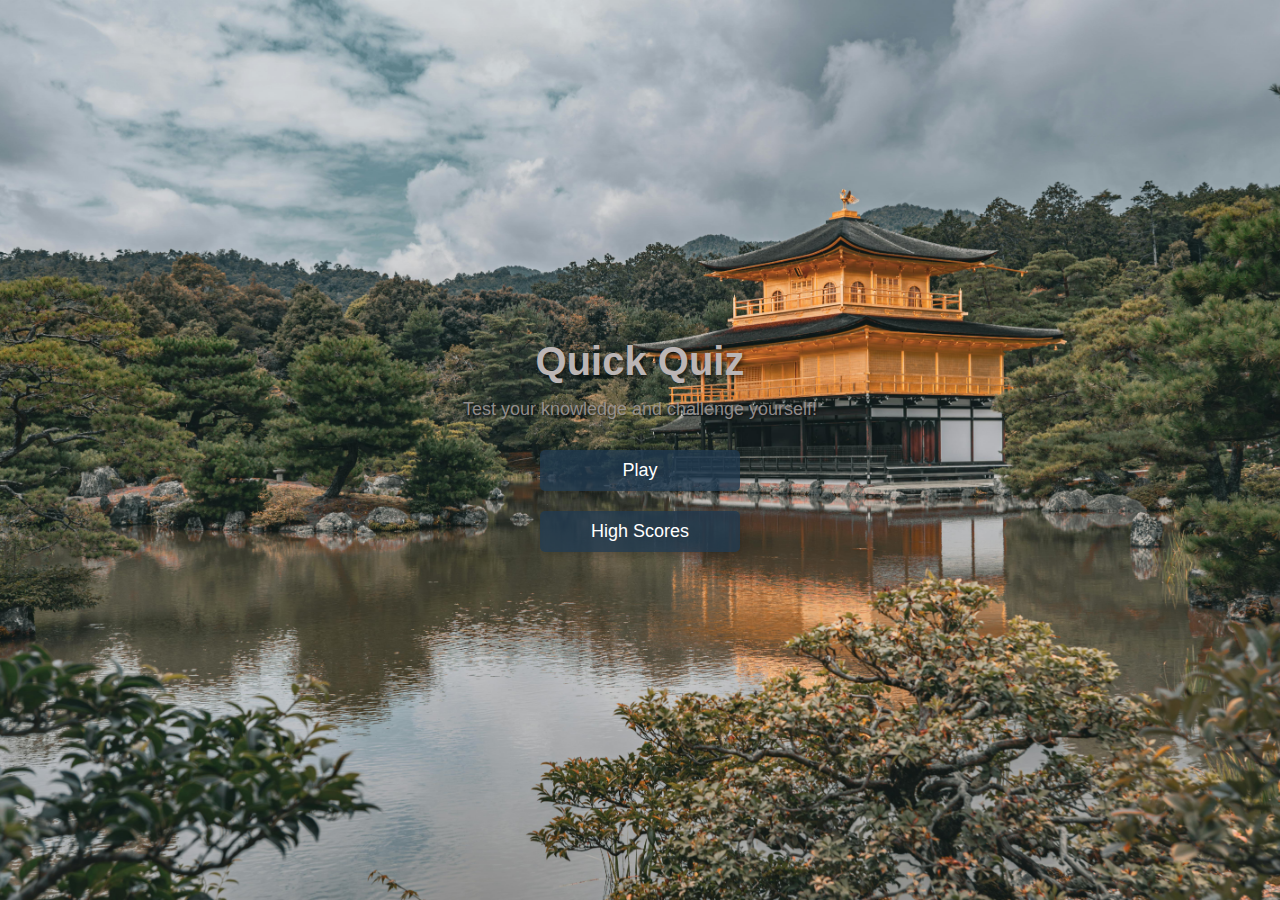
<file: Online Quiz platform/index.html>
<!DOCTYPE html>
<html lang="en">
<head>
    <meta charset="UTF-8">
    <meta name="viewport" content="width=device-width, initial-scale=1.0">
    <title>Online Quiz Platform</title>
    <link rel="stylesheet" href="app.css">
</head>
<body>
    <div class="container">
        <div id="home" class="flex-center flex-column">
            <h1>Quick Quiz</h1>
            <p class="subtitle">Test your knowledge and challenge yourself!</p>
            <div class="button-group">
                <a class="btn" href="/game.html">Play</a>
                <a class="btn" href="/highScore.html">High Scores</a>
            </div>
        </div>        
    </div>
</body>
</html>
</file>
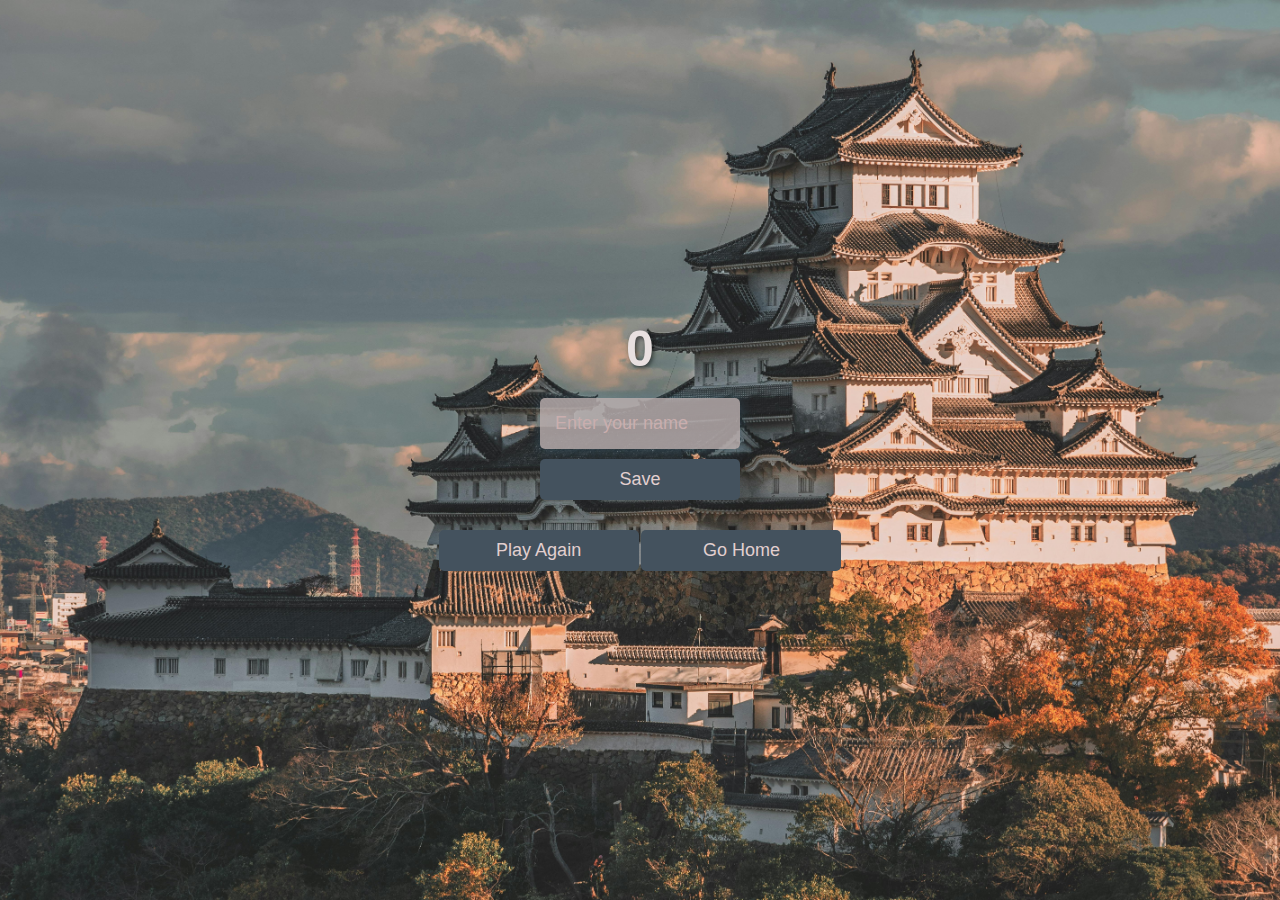
<file: Online Quiz platform/end.html>
<!DOCTYPE html>
<html lang="en">
<head>
    <meta charset="UTF-8">
    <meta name="viewport" content="width=device-width, initial-scale=1.0">
    <title>Congrats!</title>
    <link rel="stylesheet" href="end.css">
</head>
<body>
    <div class="container">
        <div id="end" class="flex-center flex-column">
            <h1 id="finalScore">0</h1>
            <form onsubmit="saveHighScore(event)">
                <input type="text" name="username" id="username" placeholder="Enter your name">
                <button type="submit" class="btn" id="saveScorebtn" disabled>Save</button>
            </form>
            <a class="btn" href="/game.html">Play Again</a>
            <a class="btn" href="/">Go Home</a>
        </div>
    </div>
    <script src="end.js" defer></script>
</body>
</html>
</file>
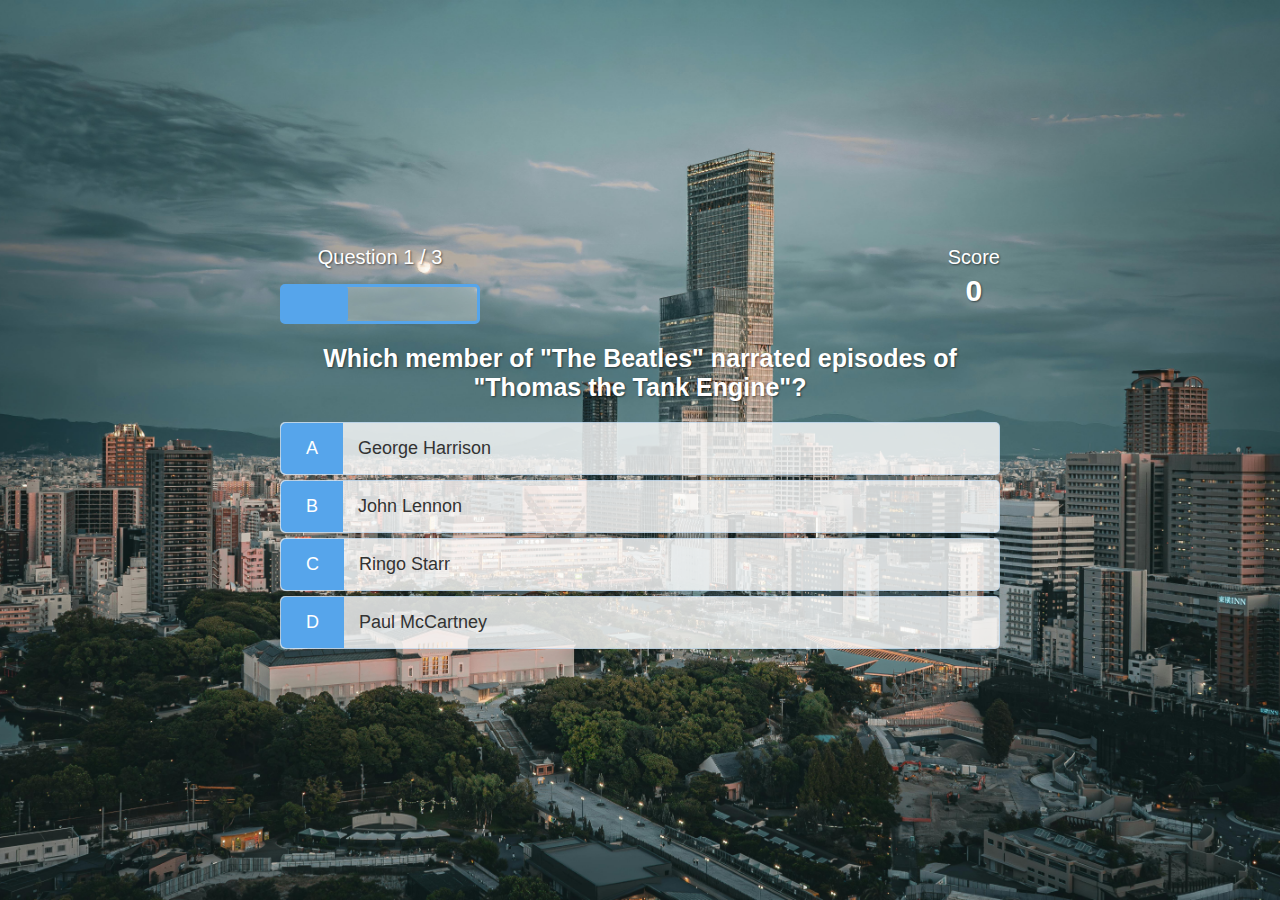
<file: Online Quiz platform/game.html>
<!DOCTYPE html>
<html lang="en">
<head>
    <meta charset="UTF-8">
    <meta name="viewport" content="width=device-width, initial-scale=1.0">
    <title>Quick Quiz - Play</title>
    <link rel="stylesheet" href="app.css">
    <link rel="stylesheet" href="game.css"> 
</head>
<body>
    <div class="container">
        <div id="loader"></div>
        <div id="game" class="hidden">        
        <div id="game" class="justify-center flex-center">
            <div id="hud">
                <div class="hud-item">
                    <p id="progressText" class = "hud-prefix">Question</p>
                    <div id="progressBar">
                      <div id="progressBarFull"></div>
                    </div>
                    
                </div>
                <div class="hud-item">
                    <p class="hud-prefix">Score</p>
                    <h1 class="hud-main-text" id="score">0</h1>
                </div>
            </div>
            <h2 id="question">Loading...</h2>
            <div class="choice-container">
                <p class="choice-prefix">A</p>
                <p class="choice-text" data-number="1">Choice 1</p>
            </div>

            <div class="choice-container">
                <p class="choice-prefix">B</p>
                <p class="choice-text" data-number="2">Choice 2</p>
            </div>

            <div class="choice-container">
                <p class="choice-prefix">C</p>
                <p class="choice-text" data-number="3">Choice 3</p>
            </div>

            <div class="choice-container">
                <p class="choice-prefix">D</p>
                <p class="choice-text" data-number="4">Choice 4</p>
            </div>
        </div> 
    </div>
    <script src="game.js" defer></script>
</body>
</html>
</file>
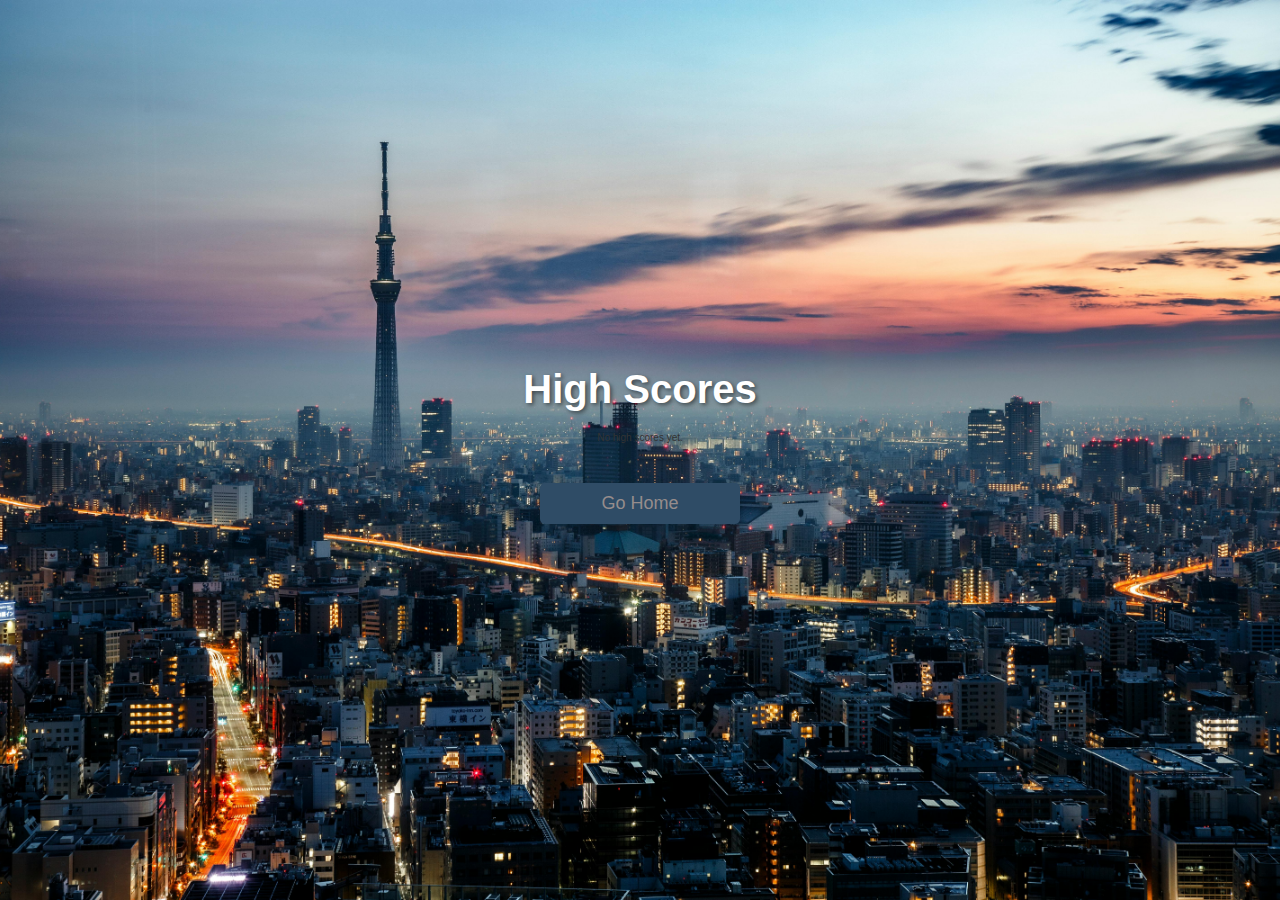
<file: Online Quiz platform/highScore.html>
<!DOCTYPE html>
<html lang="en">
<head>
    <meta charset="UTF-8">
    <meta name="viewport" content="width=device-width, initial-scale=1.0">
    <title>High Scores</title>
    <link rel="Stylesheet" href="app.css">
    <link rel="stylesheet" href="highScore.css">
</head>
<body>
    <div class="container">
        <div id="highScores" class="flex-center flex-column">
            <h1 id="finalScore">
                High Scores
            </h1>
            <ul id="highScoresList">
            </ul>
            <a class="btn" href="/">
                Go Home
            </a>
        </div>
    </div>
    <script src="highScore.js"></script>
</body>
</html>
</file>
<file: Online Quiz platform/app.css>
:root {
    --primary-color: #56a5eb;
    --secondary-color: #031c38;
    --accent-color: #333;
    --background-image: url('japan2.jpg'); /* Replace with your image URL */
    font-size: 62.5%;
}

* {
    box-sizing: border-box;
    font-family: Arial, Helvetica, sans-serif;
    margin: 0;
    padding: 0;
    color: var(--accent-color);
}

body {
    background-image: var(--background-image);
    background-size: cover;
    background-position: center;
    background-repeat: no-repeat;
    min-height: 100vh;
    display: flex;
    justify-content: center;
    align-items: center;
    padding: 2rem;
}

h1, h2, h3, h4 {
    margin-bottom: 1rem;
}

h1 {
    font-size: 4rem;
    color: rgb(187, 181, 181);
    margin-bottom: 1.5rem;
    text-align: center;
    text-shadow: 2px 2px 4px rgba(0, 0, 0, 0.5);
}

.subtitle {
    font-size: 1.8rem;
    color: rgb(156, 150, 150);
    margin-bottom: 3rem;
    text-align: center;
    opacity: 0.9;
    text-shadow: 1px 1px 2px rgba(0, 0, 0, 0.5);
}

/* Utilities */
.flex-column {
    display: flex;
    flex-direction: column;
}

.flex-center {
    justify-content: center;
    align-items: center;
}

.justify-center {
    justify-content: center;
}

.text-center {
    text-align: center;
}

.hidden {
    display: none;
}

/* Buttons */
.btn {
    display: block;
    font-size: 1.8rem;
    padding: 1rem 2rem;
    width: 20rem;
    text-align: center;
    border: none;
    margin-bottom: 1rem;
    text-decoration: none;
    color: white;
    background-color: rgba(33, 58, 80, 0.8); /* Semi-transparent blue */
    border-radius: 5px;
    transition: all 150ms ease-in-out;
    box-shadow: 0 4px 10px rgba(0, 0, 0, 0.2);
}

.btn:hover {
    cursor: pointer;
    transform: translateY(-0.1rem);
    background-color: rgb(37, 74, 107); /* Solid blue on hover */
    box-shadow: 0 6px 15px rgba(0, 0, 0, 0.3);
}

.btn[disabled]:hover {
    cursor: not-allowed;
    box-shadow: none;
    transform: none;
    background-color: rgba(86, 165, 235, 0.8);
}

.button-group {
    display: flex;
    flex-direction: column;
    align-items: center;
    gap: 1rem;
}

/* Responsive Design */
@media (max-width: 768px) {
    h1 {
        font-size: 3rem;
    }

    .subtitle {
        font-size: 1.5rem;
    }

    .btn {
        width: 100%;
        max-width: 20rem;
    }
}
</file>
<file: Online Quiz platform/end.css>
:root {
    --primary-color: #44525e;
    --secondary-color: #ecf5ff;
    --accent-color: #333;
    --background-image: url('end.jpg'); /* Replace with your image */
    font-size: 62.5%;
}

* {
    box-sizing: border-box;
    font-family: Arial, Helvetica, sans-serif;
    margin: 0;
    padding: 0;
    color: var(--accent-color);
}

body {
    background-image: var(--background-image);
    background-size: cover;
    background-position: center;
    background-repeat: no-repeat;
    min-height: 100vh;
    display: flex;
    justify-content: center;
    align-items: center;
    padding: 2rem;
}

.container {
    width: 100%;
    max-width: 80rem;
    margin: 0 auto;
    padding: 2rem;
    text-align: center;
}

#end {
    width: 100%;
    max-width: 60rem;
    margin: 0 auto;
    padding: 2rem;
    text-align: center;
}

#finalScore {
    font-size: 5rem;
    color: rgb(233, 224, 224);
    margin-bottom: 2rem;
    text-shadow: 2px 2px 4px rgba(0, 0, 0, 0.5);
}

form {
    display: flex;
    flex-direction: column;
    align-items: center;
    gap: 1rem;
    margin-bottom: 2rem;
}

input {
    width: 100%;
    max-width: 20rem;
    padding: 1.5rem;
    font-size: 1.8rem;
    border: none;
    border-radius: 5px;
    box-shadow: 0 0.1rem 1.4rem 0 rgba(86, 185, 235, 0.2);
    background-color: rgba(189, 178, 178, 0.8); /* Semi-transparent white */
}

input::placeholder {
    color: #c9aeae;
}

.btn {
    display: inline-block;
    font-size: 1.8rem;
    padding: 1rem 2rem;
    width: 20rem;
    text-align: center;
    border: none;
    margin-bottom: 1rem;
    text-decoration: none;
    color: rgb(226, 207, 207);
    background-color: var(--primary-color);
    border-radius: 5px;
    transition: all 150ms ease-in-out;
}

.btn:hover {
    cursor: pointer;
    transform: translateY(-0.1rem);
    background-color: rgba(6, 28, 48, 0.9);
    box-shadow: 0 0.4rem 1.4rem 0 rgba(91, 159, 194, 0.5);
}

.btn[disabled]:hover {
    cursor: not-allowed;
    box-shadow: none;
    transform: none;
    background-color: var(--primary-color);
}

/* Responsive Design */
@media (max-width: 768px) {
    #finalScore {
        font-size: 4rem;
    }

    input {
        width: 100%;
        max-width: 15rem;
        padding: 1rem;
        font-size: 1.6rem;
    }

    .btn {
        width: 100%;
        max-width: 15rem;
        font-size: 1.6rem;
    }
}
</file>
<file: Online Quiz platform/game.css>
:root {
    --primary-color: #56a5eb;
    --secondary-color: #ecf5ff;
    --accent-color: #333;
    --background-image: url('45.jpg'); /* Replace with your image */
    --correct-color: #28a745;
    --incorrect-color: #9d0615;
    font-size: 62.5%;
}

* {
    box-sizing: border-box;
    font-family: Arial, Helvetica, sans-serif;
    margin: 0;
    padding: 0;
    color: var(--accent-color);
}

body {
    background-image: var(--background-image);
    background-size: cover;
    background-position: center;
    background-repeat: no-repeat;
    min-height: 100vh;
    display: flex;
    justify-content: center;
    align-items: center;
    padding: 2rem;
}

#loader {
    border: 8px solid #f3f3f3; /* Light gray */
    border-top: 8px solid var(--primary-color); /* Blue */
    border-radius: 50%;
    width: 50px;
    height: 50px;
    animation: spin 1s linear infinite;
    position: absolute;
    top: 50%;
    left: 50%;
    transform: translate(-50%, -50%);
}

@keyframes spin {
    0% { transform: translate(-50%, -50%) rotate(0deg); }
    100% { transform: translate(-50%, -50%) rotate(360deg); }
}

#game {
    width: 100%;
    max-width: 80rem;
    margin: 0 auto;
    padding: 2rem;
}

#hud {
    display: flex;
    justify-content: space-between;
    margin-bottom: 2rem;
}

.hud-item {
    text-align: center;
}

.hud-prefix {
    font-size: 2rem;
    color: white;
    text-shadow: 1px 1px 2px rgba(0, 0, 0, 0.5);
    margin-bottom: 0.5rem;
}

.hud-main-text {
    font-size: 3rem;
    color: white;
    text-shadow: 1px 1px 2px rgba(0, 0, 0, 0.5);
}

#progressBar {
    width: 20rem;
    height: 4rem;
    border: 0.3rem solid var(--primary-color);
    margin-top: 1.5rem;
    border-radius: 5px;
    background-color: rgba(255, 255, 255, 0.3); /* Semi-transparent white */
}

#progressBarFull {
    height: 3.4rem;
    background-color: var(--primary-color);
    width: 0%;
    border-radius: 2px;
}

#question {
    font-size: 2.5rem;
    color: white;
    margin-bottom: 2rem;
    text-align: center;
    text-shadow: 1px 1px 2px rgba(0, 0, 0, 0.5);
}

.choice-container {
    display: flex;
    align-items: center;
    margin-bottom: 0.5rem;
    width: 100%;
    font-size: 1.8rem;
    border: 0.1rem solid rgba(86, 165, 235, 0.25);
    background-color: rgba(255, 255, 255, 0.8); /* Semi-transparent white */
    border-radius: 5px;
    transition: transform 150ms, box-shadow 150ms;
}

.choice-container:hover {
    cursor: pointer;
    box-shadow: 0 0.4rem 1.4rem 0 rgba(86, 185, 235, 0.5);
    transform: translateY(-0.1rem);
}

.choice-prefix {
    padding: 1.5rem 2.5rem;
    background-color: var(--primary-color);
    color: white;
    border-radius: 5px 0 0 5px;
}

.choice-text {
    padding: 1.5rem;
    width: 100%;
    color: var(--accent-color);
}

.correct {
    background-color: var(--correct-color);
    border-color: var(--correct-color);
}

.incorrect {
    background-color: var(--incorrect-color);
    border-color: var(--incorrect-color);
}

.hidden {
    display: none;
}

/* Responsive Design */
@media (max-width: 768px) {
    #game {
        padding: 1rem;
    }

    #question {
        font-size: 2rem;
    }

    .choice-container {
        font-size: 1.6rem;
    }

    .choice-prefix {
        padding: 1rem 2rem;
    }

    .choice-text {
        padding: 1rem;
    }

    .hud-prefix {
        font-size: 1.8rem;
    }

    .hud-main-text {
        font-size: 2.5rem;
    }

    #progressBar {
        width: 15rem;
        height: 3rem;
    }

    #progressBarFull {
        height: 2.4rem;
    }
}
</file>
<file: Online Quiz platform/highScore.css>
:root {
    --primary-color: #2f4c66;
    --secondary-color: #ecf5ff;
    --accent-color: #333;
    --background-image: url('high1.jpg'); /* Replace with your image */
    font-size: 62.5%;
}

* {
    box-sizing: border-box;
    font-family: Arial, Helvetica, sans-serif;
    margin: 0;
    padding: 0;
    color: var(--accent-color);
}

body {
    background-image: var(--background-image);
    background-size: cover;
    background-position: center;
    background-repeat: no-repeat;
    min-height: 100vh;
    display: flex;
    justify-content: center;
    align-items: center;
    padding: 2rem;
}

.container {
    width: 100%;
    max-width: 80rem;
    margin: 0 auto;
    padding: 2rem;
    text-align: center;
}

#highScores {
    width: 100%;
    max-width: 60rem;
    margin: 0 auto;
    padding: 2rem;
    text-align: center;
}

#finalScore {
    font-size: 4rem;
    color: white;
    margin-bottom: 2rem;
    text-shadow: 2px 2px 4px rgba(0, 0, 0, 0.5);
}

#highScoresList {
    list-style: none;
    padding: 0;
    margin-bottom: 4rem;
}

.high-score {
    font-size: 2.8rem;
    margin-bottom: 0.5rem;
    padding: 1rem;
    background-color: rgba(194, 184, 184, 0.8); /* Semi-transparent white */
    border-radius: 5px;
    box-shadow: 0 2px 5px rgba(0, 0, 0, 0.1);
    transition: transform 150ms, box-shadow 150ms;
    color: var(--accent-color);
}

.high-score:hover {
    transform: scale(1.025);
    box-shadow: 0 4px 10px rgba(0, 0, 0, 0.2);
}

.btn {
    display: inline-block;
    font-size: 1.8rem;
    padding: 1rem 2rem;
    width: 20rem;
    text-align: center;
    border: none;
    margin-bottom: 1rem;
    text-decoration: none;
    color: rgb(150, 140, 140);
    background-color: var(--primary-color);
    border-radius: 5px;
    transition: all 150ms ease-in-out;
}

.btn:hover {
    cursor: pointer;
    transform: translateY(-0.1rem);
    background-color: rgba(135, 153, 168, 0.9);
    box-shadow: 0 0.4rem 1.4rem 0 rgba(110, 173, 207, 0.5);
}

/* Responsive Design */
@media (max-width: 768px) {
    #finalScore {
        font-size: 3rem;
    }

    .high-score {
        font-size: 2rem;
    }

    .btn {
        width: 100%;
        max-width: 15rem;
        font-size: 1.6rem;
    }
}
</file>
